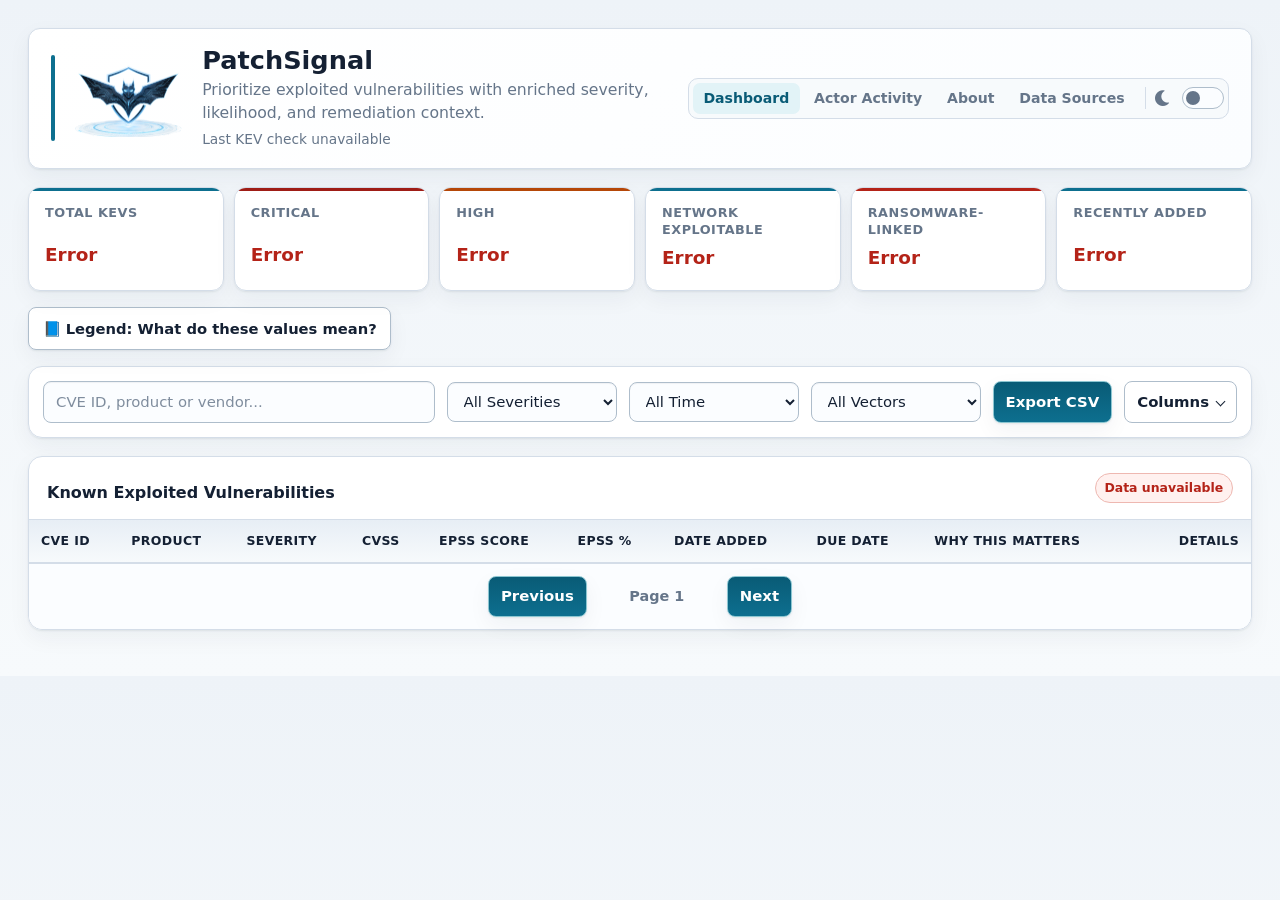
<file: index.html>
<!DOCTYPE html>
<html lang="en">
<head>
  <meta charset="UTF-8" />
  <meta name="viewport" content="width=device-width, initial-scale=1.0" />
  <title>PatchSignal Dashboard</title>
  <script>
    try {
      if (localStorage.getItem("patchsignal-theme") === "dark") {
        document.documentElement.classList.add("dark");
      }
    } catch (error) {}
  </script>
  <link rel="stylesheet" href="style.css?v=20260701-1" />
  <link rel="stylesheet" href="https://cdnjs.cloudflare.com/ajax/libs/font-awesome/6.0.0-beta3/css/all.min.css" />
</head>

<body>
  <main class="dashboard-shell">
    <header class="header">
      <div class="header-logo">
        <img src="/assets/images/patchsignal-icon.png" alt="PatchSignal logo" class="logo" />
      </div>
      <div class="header-copy">
        <h1>PatchSignal</h1>
        <p class="subtitle">Prioritize exploited vulnerabilities with enriched severity, likelihood, and remediation context.</p>
        <p id="last-updated">
          Last KEV check: <span id="timestamp">Loading...</span>
        </p>
      </div>
      <nav class="site-nav" aria-label="Primary navigation">
        <a href="index.html" aria-current="page">Dashboard</a>
        <a href="actor-activity.html">Actor Activity</a>
        <a href="about.html">About</a>
        <a href="sources.html">Data Sources</a>
        <label class="dark-mode-switch site-theme-switch" aria-label="Toggle dark mode">
          <i class="fas fa-moon"></i>
          <span class="switch">
            <input type="checkbox" class="theme-toggle" aria-label="Toggle dark mode">
            <span class="slider"></span>
          </span>
        </label>
      </nav>
    </header>

    <section class="summary-grid" aria-label="Dashboard summary">
      <article class="summary-card">
        <span>Total KEVs</span>
        <strong id="metricTotal" class="metric-value is-loading" aria-label="Loading Total KEVs">
          <span class="loading-skeleton metric-skeleton"></span>
        </strong>
      </article>
      <article class="summary-card critical">
        <span>Critical</span>
        <strong id="metricCritical" class="metric-value is-loading" aria-label="Loading Critical">
          <span class="loading-skeleton metric-skeleton"></span>
        </strong>
      </article>
      <article class="summary-card high">
        <span>High</span>
        <strong id="metricHigh" class="metric-value is-loading" aria-label="Loading High">
          <span class="loading-skeleton metric-skeleton"></span>
        </strong>
      </article>
      <article class="summary-card network">
        <span>Network exploitable</span>
        <strong id="metricNetwork" class="metric-value is-loading" aria-label="Loading Network Exploitable">
          <span class="loading-skeleton metric-skeleton"></span>
        </strong>
      </article>
      <article class="summary-card ransomware">
        <span>Ransomware-linked</span>
        <strong id="metricRansomware" class="metric-value is-loading" aria-label="Loading Ransomware-linked">
          <span class="loading-skeleton metric-skeleton"></span>
        </strong>
      </article>
      <article class="summary-card recent">
        <span>Recently added</span>
        <strong id="metricRecent" class="metric-value is-loading" aria-label="Loading Recently Added">
          <span class="loading-skeleton metric-skeleton"></span>
        </strong>
      </article>
    </section>

    <div class="key-toggle">
      <button id="toggleLegend">📘 Legend: What do these values mean?</button>
      <div id="legendBox" class="key hidden">
        <ul>
          <li><strong>CVSS Version:</strong> Shown in parentheses next to the CVSS score (e.g., 2.0, 3.1, 4.0).</li>
          <li>
            <strong>CVSS Vector:</strong> Available in Details when provided, for example <code>AV:N/AC:L/PR:N/UI:N</code>. It describes scored severity characteristics such as attack vector, complexity, privileges required, and user interaction.<br>
            <a href="https://www.first.org/cvss/specification-document" target="_blank" rel="noopener noreferrer">CVSS Spec Guide</a>
          </li>
          <li><strong>CVE ID:</strong> Unique vulnerability ID (e.g., CVE-2024-12345).</li>
          <li><strong>Vendor & Product:</strong> Each vulnerability lists the vendor above the affected software, system, or component.</li>
          <li><strong>Severity:</strong> Based on CVSS. <strong>HIGH</strong> and <strong>CRITICAL</strong> are urgent.</li>
          <li>
            <strong>CVSS:</strong> Score from 0.0–10.0 indicating severity.<br>
            — <strong>7.0+</strong> is high risk.<br>
            — <strong>N/A</strong> means no NIST-assigned score yet; <strong>clickable</strong> to view third-party scores on NVD.
          </li>
          <li><strong>EPSS Score:</strong> Exploit likelihood (0.0–1.0). <strong>0.7+</strong> is high risk.</li>
          <li><strong>EPSS %:</strong> Percentile rank for exploitation probability. <strong>90%+</strong> is critical.</li>
          <li><strong>Date Added:</strong> When the CVE was added to CISA’s KEV list.</li>
          <li><strong>Due Date:</strong> CISA’s mandated deadline for mitigation.</li>
          <li><strong>Attack Vector:</strong> Shows the method of access (e.g., Network, Local). This is extracted from the CVSS vector string.</li>
          <li><strong>Description:</strong> A short summary of the vulnerability from NVD.</li>
        </ul>
      </div>
    </div>

    <section class="toolbar-panel">
      <div class="controls">
        <input type="text" id="searchBox" placeholder="CVE ID, product or vendor..." />
        <select id="severityFilter">
          <option value="">All Severities</option>
          <option value="CRITICAL">CRITICAL</option>
          <option value="HIGH">HIGH</option>
          <option value="MEDIUM">MEDIUM</option>
          <option value="LOW">LOW</option>
        </select>

        <select id="dateFilter" style="margin-left: 1rem;">
          <option value="">All Time</option>
          <option value="7">Last 7 Days</option>
          <option value="30">Last 30 Days</option>
          <option value="180">Last 180 Days</option>
          <option value="365">Last 1 Year</option>
        </select>

        <select id="attackVectorFilter" style="margin-left: 1rem;">
          <option value="">All Vectors</option>
          <option value="N">Network (AV:N)</option>
          <option value="A">Adjacent (AV:A)</option>
          <option value="L">Local (AV:L)</option>
          <option value="P">Physical (AV:P)</option>
        </select>

        <button onclick="exportToCSV()">Export CSV</button>

        <details class="column-menu">
          <summary class="column-summary">Columns</summary>
          <div class="column-options">
            <label>
              <input type="checkbox" class="column-toggle" data-column-id="epssScore" checked>
              EPSS Score
            </label>
            <label>
              <input type="checkbox" class="column-toggle" data-column-id="epssPercentile" checked>
              EPSS %
            </label>
            <label>
              <input type="checkbox" class="column-toggle" data-column-id="dateAdded" checked>
              Date Added
            </label>
            <label>
              <input type="checkbox" class="column-toggle" data-column-id="dueDate" checked>
              Due Date
            </label>
            <button type="button" id="showAllColumns">Show all</button>
          </div>
        </details>

      </div>
    </section>

    <section class="data-grid-panel">
      <div class="section-heading grid-heading">
        <h2>Known Exploited Vulnerabilities</h2>
        <span class="record-count is-loading" id="recordCount">
          <span class="loading-skeleton record-skeleton"></span>
          <span>Loading records</span>
        </span>
      </div>

      <div class="table-container">
        <table id="kevTable">
          <colgroup>
            <col style="width: auto;"> <!-- CVE ID -->
            <col style="width: auto;"> <!-- Vendor/Product -->
            <col style="width: auto;"> <!-- Severity -->
            <col style="width: auto;"> <!-- CVSS -->
            <col style="width: auto;"> <!-- EPSS Score -->
            <col style="width: auto;"> <!-- EPSS % -->
            <col style="width: auto;"> <!-- Date Added -->
            <col style="width: auto;"> <!-- Due Date -->
            <col style="width: 20%;"> <!-- Why this matters -->
            <col style="width: 72px;"> <!-- Details -->
          </colgroup>
          <thead>
            <tr>
              <th onclick="sortTable(0)">CVE ID <span class="sort-indicator" id="sort-0"></span></th>
              <th onclick="sortTable(1)">Product <span class="sort-indicator" id="sort-1"></span></th>
              <th onclick="sortTable(2)">Severity <span class="sort-indicator" id="sort-2"></span></th>
              <th onclick="sortTable(3)">CVSS <span class="sort-indicator" id="sort-3"></span></th>
              <th onclick="sortTable(4)">EPSS Score <span class="sort-indicator" id="sort-4"></span></th>
              <th onclick="sortTable(5)">EPSS % <span class="sort-indicator" id="sort-5"></span></th>
              <th onclick="sortTable(6)">Date Added <span class="sort-indicator" id="sort-6"></span></th>
              <th onclick="sortTable(7)">Due Date <span class="sort-indicator" id="sort-7"></span></th>
              <th>Why this matters</th>
              <th>Details</th>
            </tr>
          </thead>
          <tbody></tbody>
        </table>
      </div>

      <div id="pagination" class="pagination-controls">
        <button id="prevPage">Previous</button>
        <span id="pageIndicator">Page 1</span>
        <button id="nextPage">Next</button>
      </div>
    </section>
  </main>

  <script src="script.js?v=20260701-3"></script>
</body>
</html>
</file>
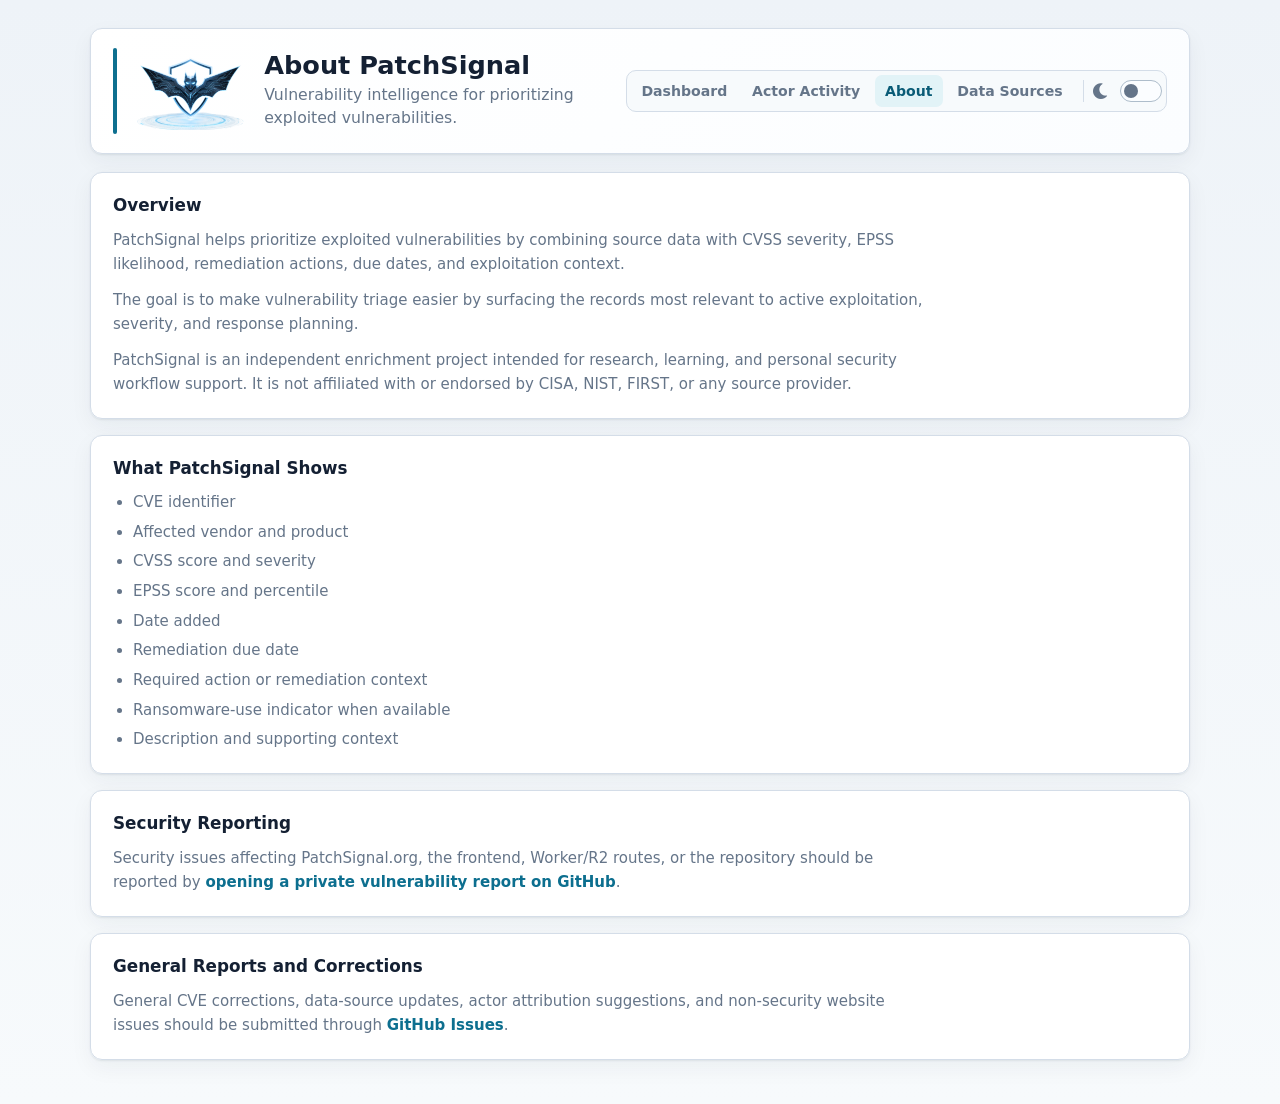
<file: about.html>
<!DOCTYPE html>
<html lang="en">
<head>
  <meta charset="UTF-8" />
  <meta name="viewport" content="width=device-width, initial-scale=1.0" />
  <title>About PatchSignal</title>
  <script>
    try {
      if (localStorage.getItem("patchsignal-theme") === "dark") {
        document.documentElement.classList.add("dark");
      }
    } catch (error) {}
  </script>
  <link rel="stylesheet" href="style.css?v=20260701-1" />
  <link rel="stylesheet" href="https://cdnjs.cloudflare.com/ajax/libs/font-awesome/6.0.0-beta3/css/all.min.css" />
</head>

<body>
  <main class="dashboard-shell content-shell">
    <header class="header">
      <div class="header-logo">
        <img src="/assets/images/patchsignal-icon.png" alt="PatchSignal logo" class="logo" />
      </div>
      <div class="header-copy">
        <h1>About PatchSignal</h1>
        <p class="subtitle">Vulnerability intelligence for prioritizing exploited vulnerabilities.</p>
      </div>
      <nav class="site-nav" aria-label="Primary navigation">
        <a href="index.html">Dashboard</a>
        <a href="actor-activity.html">Actor Activity</a>
        <a href="about.html" aria-current="page">About</a>
        <a href="sources.html">Data Sources</a>
        <label class="dark-mode-switch site-theme-switch" aria-label="Toggle dark mode">
          <i class="fas fa-moon"></i>
          <span class="switch">
            <input type="checkbox" class="theme-toggle" aria-label="Toggle dark mode">
            <span class="slider"></span>
          </span>
        </label>
      </nav>
    </header>

    <section class="content-card">
      <h2>Overview</h2>
      <p>
        PatchSignal helps prioritize exploited vulnerabilities by combining source data with CVSS severity, EPSS likelihood, remediation actions, due dates, and exploitation context.
      </p>
      <p>
        The goal is to make vulnerability triage easier by surfacing the records most relevant to active exploitation, severity, and response planning.
      </p>
      <p>
        PatchSignal is an independent enrichment project intended for research, learning, and personal security workflow support. It is not affiliated with or endorsed by CISA, NIST, FIRST, or any source provider.
      </p>
    </section>

    <section class="content-card">
      <h2>What PatchSignal Shows</h2>
      <ul>
        <li>CVE identifier</li>
        <li>Affected vendor and product</li>
        <li>CVSS score and severity</li>
        <li>EPSS score and percentile</li>
        <li>Date added</li>
        <li>Remediation due date</li>
        <li>Required action or remediation context</li>
        <li>Ransomware-use indicator when available</li>
        <li>Description and supporting context</li>
      </ul>
    </section>

    <section class="content-card">
      <h2>Security Reporting</h2>
      <p>
        Security issues affecting PatchSignal.org, the frontend, Worker/R2 routes, or the repository should be reported by <a href="https://github.com/AUS5T/Kev-dash/security/advisories/new" target="_blank" rel="noopener noreferrer">opening a private vulnerability report on GitHub</a>.
      </p>
    </section>

    <section class="content-card">
      <h2>General Reports and Corrections</h2>
      <p>
        General CVE corrections, data-source updates, actor attribution suggestions, and non-security website issues should be submitted through <a href="https://github.com/AUS5T/Kev-dash/issues/new/choose" target="_blank" rel="noopener noreferrer">GitHub Issues</a>.
      </p>
    </section>
  </main>
  <script src="script.js?v=20260701-3"></script>
</body>
</html>
</file>
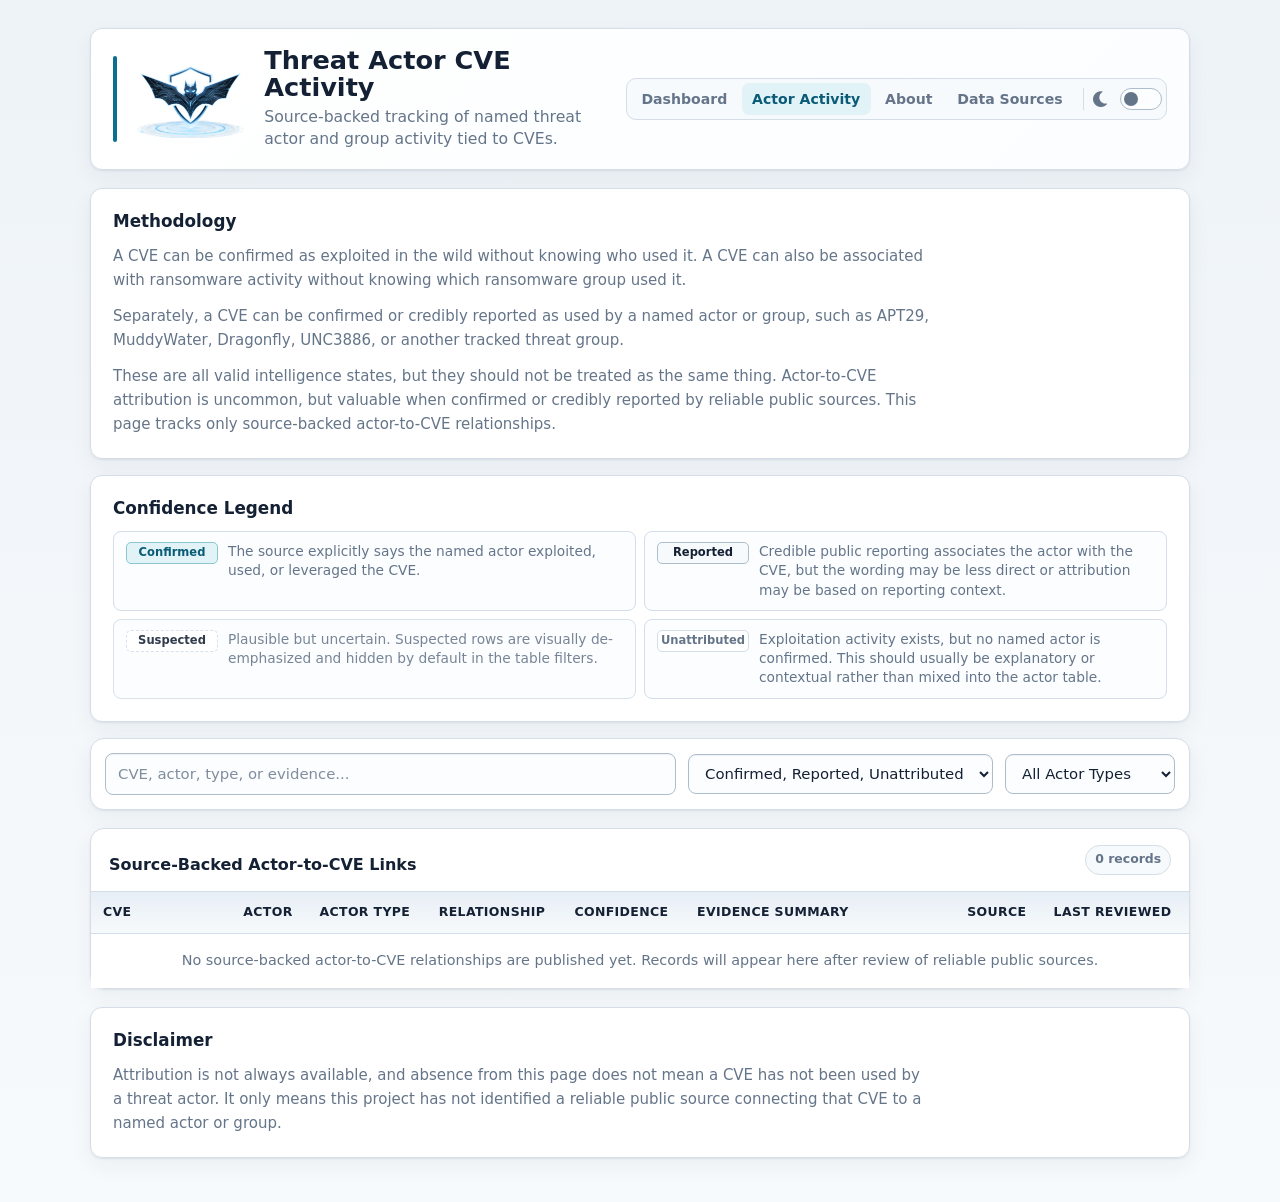
<file: actor-activity.html>
<!DOCTYPE html>
<html lang="en">
<head>
  <meta charset="UTF-8" />
  <meta name="viewport" content="width=device-width, initial-scale=1.0" />
  <title>Threat Actor CVE Activity</title>
  <script>
    try {
      if (localStorage.getItem("patchsignal-theme") === "dark") {
        document.documentElement.classList.add("dark");
      }
    } catch (error) {}
  </script>
  <link rel="stylesheet" href="style.css?v=20260701-1" />
  <link rel="stylesheet" href="https://cdnjs.cloudflare.com/ajax/libs/font-awesome/6.0.0-beta3/css/all.min.css" />
</head>

<body>
  <main class="dashboard-shell content-shell">
    <header class="header">
      <div class="header-logo">
        <img src="/assets/images/patchsignal-icon.png" alt="PatchSignal logo" class="logo" />
      </div>
      <div class="header-copy">
        <h1>Threat Actor CVE Activity</h1>
        <p class="subtitle">Source-backed tracking of named threat actor and group activity tied to CVEs.</p>
      </div>
      <nav class="site-nav" aria-label="Primary navigation">
        <a href="index.html">Dashboard</a>
        <a href="actor-activity.html" aria-current="page">Actor Activity</a>
        <a href="about.html">About</a>
        <a href="sources.html">Data Sources</a>
        <label class="dark-mode-switch site-theme-switch" aria-label="Toggle dark mode">
          <i class="fas fa-moon"></i>
          <span class="switch">
            <input type="checkbox" class="theme-toggle" aria-label="Toggle dark mode">
            <span class="slider"></span>
          </span>
        </label>
      </nav>
    </header>

    <section class="content-card">
      <h2>Methodology</h2>
      <p>
        A CVE can be confirmed as exploited in the wild without knowing who used it. A CVE can also be associated with ransomware activity without knowing which ransomware group used it.
      </p>
      <p>
        Separately, a CVE can be confirmed or credibly reported as used by a named actor or group, such as APT29, MuddyWater, Dragonfly, UNC3886, or another tracked threat group.
      </p>
      <p>
        These are all valid intelligence states, but they should not be treated as the same thing. Actor-to-CVE attribution is uncommon, but valuable when confirmed or credibly reported by reliable public sources. This page tracks only source-backed actor-to-CVE relationships.
      </p>
    </section>

    <section class="content-card">
      <h2>Confidence Legend</h2>
      <div class="confidence-legend" aria-label="Confidence legend">
        <div class="confidence-item">
          <span class="detail-tag confidence-confirmed">Confirmed</span>
          <p>The source explicitly says the named actor exploited, used, or leveraged the CVE.</p>
        </div>
        <div class="confidence-item">
          <span class="detail-tag confidence-reported">Reported</span>
          <p>Credible public reporting associates the actor with the CVE, but the wording may be less direct or attribution may be based on reporting context.</p>
        </div>
        <div class="confidence-item is-muted">
          <span class="detail-tag confidence-suspected">Suspected</span>
          <p>Plausible but uncertain. Suspected rows are visually de-emphasized and hidden by default in the table filters.</p>
        </div>
        <div class="confidence-item">
          <span class="detail-tag confidence-unattributed">Unattributed</span>
          <p>Exploitation activity exists, but no named actor is confirmed. This should usually be explanatory or contextual rather than mixed into the actor table.</p>
        </div>
      </div>
    </section>

    <section class="toolbar-panel" aria-label="Actor activity filters">
      <div class="controls">
        <input type="text" id="actorSearchBox" placeholder="CVE, actor, type, or evidence..." />
        <select id="actorConfidenceFilter">
          <option value="default">Confirmed, Reported, Unattributed</option>
          <option value="">All Confidence Levels</option>
          <option value="confirmed">Confirmed</option>
          <option value="reported">Reported</option>
          <option value="suspected">Suspected</option>
          <option value="unattributed">Unattributed</option>
        </select>
        <select id="actorTypeFilter">
          <option value="">All Actor Types</option>
        </select>
      </div>
    </section>

    <section class="data-grid-panel">
      <div class="section-heading grid-heading">
        <h2>Source-Backed Actor-to-CVE Links</h2>
        <span class="record-count is-loading" id="actorRecordCount">
          <span class="loading-skeleton record-skeleton"></span>
          <span>Loading records</span>
        </span>
      </div>

      <div class="table-container">
        <table id="actorActivityTable">
          <thead>
            <tr>
              <th>CVE</th>
              <th>Actor</th>
              <th>Actor type</th>
              <th>Relationship</th>
              <th>Confidence</th>
              <th>Evidence summary</th>
              <th>Source</th>
              <th>Last reviewed</th>
            </tr>
          </thead>
          <tbody></tbody>
        </table>
      </div>
    </section>

    <section class="content-card">
      <h2>Disclaimer</h2>
      <p>
        Attribution is not always available, and absence from this page does not mean a CVE has not been used by a threat actor. It only means this project has not identified a reliable public source connecting that CVE to a named actor or group.
      </p>
    </section>
  </main>

  <script src="script.js?v=20260701-3"></script>
</body>
</html>
</file>
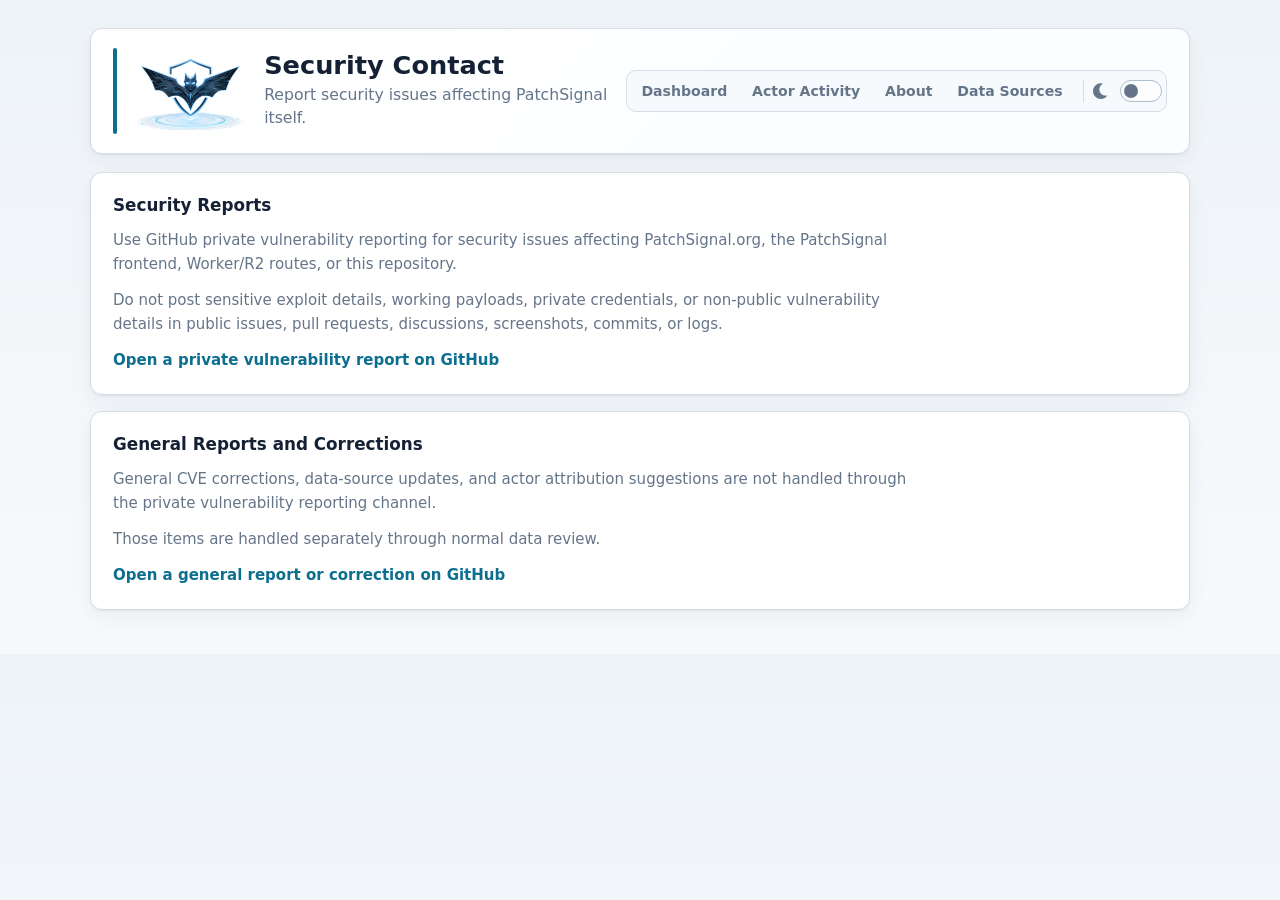
<file: security-contact.html>
<!DOCTYPE html>
<html lang="en">
<head>
  <meta charset="UTF-8" />
  <meta name="viewport" content="width=device-width, initial-scale=1.0" />
  <title>PatchSignal Security Contact</title>
  <script>
    try {
      if (localStorage.getItem("patchsignal-theme") === "dark") {
        document.documentElement.classList.add("dark");
      }
    } catch (error) {}
  </script>
  <link rel="stylesheet" href="style.css?v=20260701-1" />
  <link rel="stylesheet" href="https://cdnjs.cloudflare.com/ajax/libs/font-awesome/6.0.0-beta3/css/all.min.css" />
</head>

<body>
  <main class="dashboard-shell content-shell">
    <header class="header">
      <div class="header-logo">
        <img src="/assets/images/patchsignal-icon.png" alt="PatchSignal logo" class="logo" />
      </div>
      <div class="header-copy">
        <h1>Security Contact</h1>
        <p class="subtitle">Report security issues affecting PatchSignal itself.</p>
      </div>
      <nav class="site-nav" aria-label="Primary navigation">
        <a href="index.html">Dashboard</a>
        <a href="actor-activity.html">Actor Activity</a>
        <a href="about.html">About</a>
        <a href="sources.html">Data Sources</a>
        <label class="dark-mode-switch site-theme-switch" aria-label="Toggle dark mode">
          <i class="fas fa-moon"></i>
          <span class="switch">
            <input type="checkbox" class="theme-toggle" aria-label="Toggle dark mode">
            <span class="slider"></span>
          </span>
        </label>
      </nav>
    </header>

    <section class="content-card">
      <h2>Security Reports</h2>
      <p>
        Use GitHub private vulnerability reporting for security issues affecting PatchSignal.org, the PatchSignal frontend, Worker/R2 routes, or this repository.
      </p>
      <p>
        Do not post sensitive exploit details, working payloads, private credentials, or non-public vulnerability details in public issues, pull requests, discussions, screenshots, commits, or logs.
      </p>
      <p>
        <a href="https://github.com/AUS5T/Kev-dash/security/advisories/new" target="_blank" rel="noopener noreferrer">Open a private vulnerability report on GitHub</a>
      </p>
    </section>

    <section class="content-card">
      <h2>General Reports and Corrections</h2>
      <p>
        General CVE corrections, data-source updates, and actor attribution suggestions are not handled through the private vulnerability reporting channel.
      </p>
      <p>
        Those items are handled separately through normal data review.
      </p>
      <p>
        <a href="https://github.com/AUS5T/Kev-dash/issues/new/choose" target="_blank" rel="noopener noreferrer">Open a general report or correction on GitHub</a>
      </p>
    </section>
  </main>

  <script src="script.js?v=20260701-3"></script>
</body>
</html>
</file>
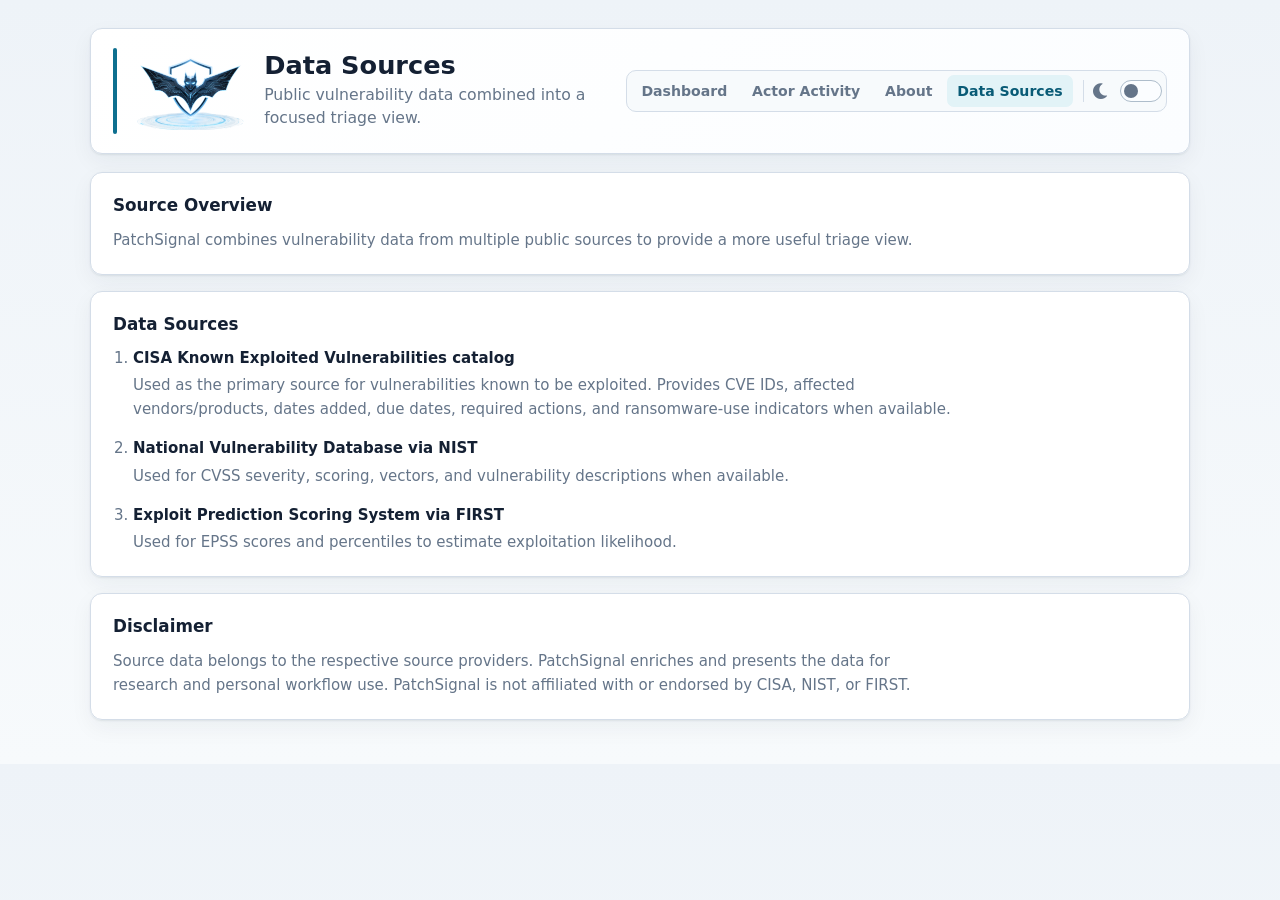
<file: sources.html>
<!DOCTYPE html>
<html lang="en">
<head>
  <meta charset="UTF-8" />
  <meta name="viewport" content="width=device-width, initial-scale=1.0" />
  <title>PatchSignal Data Sources</title>
  <script>
    try {
      if (localStorage.getItem("patchsignal-theme") === "dark") {
        document.documentElement.classList.add("dark");
      }
    } catch (error) {}
  </script>
  <link rel="stylesheet" href="style.css?v=20260701-1" />
  <link rel="stylesheet" href="https://cdnjs.cloudflare.com/ajax/libs/font-awesome/6.0.0-beta3/css/all.min.css" />
</head>

<body>
  <main class="dashboard-shell content-shell">
    <header class="header">
      <div class="header-logo">
        <img src="/assets/images/patchsignal-icon.png" alt="PatchSignal logo" class="logo" />
      </div>
      <div class="header-copy">
        <h1>Data Sources</h1>
        <p class="subtitle">Public vulnerability data combined into a focused triage view.</p>
      </div>
      <nav class="site-nav" aria-label="Primary navigation">
        <a href="index.html">Dashboard</a>
        <a href="actor-activity.html">Actor Activity</a>
        <a href="about.html">About</a>
        <a href="sources.html" aria-current="page">Data Sources</a>
        <label class="dark-mode-switch site-theme-switch" aria-label="Toggle dark mode">
          <i class="fas fa-moon"></i>
          <span class="switch">
            <input type="checkbox" class="theme-toggle" aria-label="Toggle dark mode">
            <span class="slider"></span>
          </span>
        </label>
      </nav>
    </header>

    <section class="content-card">
      <h2>Source Overview</h2>
      <p>
        PatchSignal combines vulnerability data from multiple public sources to provide a more useful triage view.
      </p>
    </section>

    <section class="content-card source-list">
      <h2>Data Sources</h2>
      <ol>
        <li>
          <strong>CISA Known Exploited Vulnerabilities catalog</strong>
          <p>Used as the primary source for vulnerabilities known to be exploited. Provides CVE IDs, affected vendors/products, dates added, due dates, required actions, and ransomware-use indicators when available.</p>
        </li>
        <li>
          <strong>National Vulnerability Database via NIST</strong>
          <p>Used for CVSS severity, scoring, vectors, and vulnerability descriptions when available.</p>
        </li>
        <li>
          <strong>Exploit Prediction Scoring System via FIRST</strong>
          <p>Used for EPSS scores and percentiles to estimate exploitation likelihood.</p>
        </li>
      </ol>
    </section>

    <section class="content-card">
      <h2>Disclaimer</h2>
      <p>
        Source data belongs to the respective source providers. PatchSignal enriches and presents the data for research and personal workflow use. PatchSignal is not affiliated with or endorsed by CISA, NIST, or FIRST.
      </p>
    </section>
  </main>
  <script src="script.js?v=20260701-3"></script>
</body>
</html>
</file>
<file: style.css>
/* ────────────────────────────────────────────────────────
Theme Variables
────────────────────────────────────────────────────────── */
:root {
  color-scheme: light;

  --bg: #eef3f8;
  --bg-strong: #dfe8f1;
  --surface: #ffffff;
  --surface-subtle: #f7fafc;
  --surface-elevated: #ffffff;
  --surface-panel: #fbfdff;
  --text: #142033;
  --muted-text: #657589;
  --border: #d4dde8;
  --border-strong: #aebdcb;
  --accent: #0d6f8f;
  --accent-hover: #095b76;
  --accent-soft: #e2f3f7;
  --accent-border: #8cc6d1;
  --hover: #eef7fa;
  --danger: #b42318;
  --danger-soft: #fff1ef;
  --danger-border: #eeb8b1;
  --severity-critical: #9f1d16;
  --severity-high: #b54708;
  --severity-medium: #8a5a00;
  --severity-low: #1f6f61;
  --shadow: 0 18px 42px rgba(18, 35, 54, 0.12);
  --shadow-subtle: 0 1px 2px rgba(18, 35, 54, 0.08), 0 8px 22px rgba(18, 35, 54, 0.05);

  --table-bg: var(--surface);
  --table-border: var(--border);
  --table-header-bg: #e7eef5;
  --table-row-hover: var(--hover);
  --input-bg: #fbfdff;
  --focus-ring: 0 0 0 3px rgba(13, 111, 143, 0.18);
  --skeleton-base: #dbe5ef;
  --skeleton-highlight: #f4f8fb;
}

html.dark,
body.dark {
  color-scheme: dark;

  --bg: #08111c;
  --bg-strong: #0d1b2a;
  --surface: #111c28;
  --surface-subtle: #162434;
  --surface-elevated: #182838;
  --surface-panel: #101a25;
  --text: #e6edf5;
  --muted-text: #a3b1c1;
  --border: #26394b;
  --border-strong: #3b5368;
  --accent: #38b7c7;
  --accent-hover: #66d0dc;
  --accent-soft: #123642;
  --accent-border: #2b7180;
  --hover: #172b3b;
  --danger: #ff8f83;
  --danger-soft: #3b2022;
  --danger-border: #7e4244;
  --severity-critical: #ff7d72;
  --severity-high: #f2a65a;
  --severity-medium: #d8b65a;
  --severity-low: #72c7b2;
  --shadow: 0 22px 52px rgba(0, 0, 0, 0.42);
  --shadow-subtle: 0 1px 1px rgba(255, 255, 255, 0.02), 0 12px 28px rgba(0, 0, 0, 0.24);

  --table-bg: var(--surface);
  --table-border: var(--border);
  --table-header-bg: #172838;
  --table-row-hover: var(--hover);
  --input-bg: #0d1722;
  --focus-ring: 0 0 0 3px rgba(56, 183, 199, 0.2);
  --skeleton-base: #203447;
  --skeleton-highlight: #2d465c;
}

/* ────────────────────────────────────────────────────────
Base Layout and Typography
────────────────────────────────────────────────────────── */
* {
  box-sizing: border-box;
}

body {
  min-width: 320px;
  margin: 0;
  padding: 0;
  background:
    linear-gradient(180deg, var(--bg) 0%, var(--surface-subtle) 100%);
  background-color: var(--bg);
  color: var(--text);
  font-family: Inter, ui-sans-serif, system-ui, -apple-system, BlinkMacSystemFont, "Segoe UI", sans-serif;
  font-size: 15px;
  line-height: 1.5;
}

.dashboard-shell {
  width: min(1500px, calc(100% - 56px));
  margin: 0 auto;
  padding: 28px 0;
}

h1 {
  margin: 0;
  color: var(--text);
  font-size: clamp(1.35rem, 2vw, 2rem);
  font-weight: 700;
  letter-spacing: 0;
  line-height: 1.15;
}

a {
  color: var(--accent);
  font-weight: 600;
  text-decoration: none;
  text-underline-offset: 2px;
}

a:hover {
  color: var(--accent-hover);
  text-decoration: underline;
}

code {
  padding: 0.1rem 0.3rem;
  border: 1px solid var(--border);
  border-radius: 4px;
  background: var(--surface-subtle);
  color: var(--text);
  font-size: 0.9em;
}

/* ────────────────────────────────────────────────────────
Header and Layout Blocks
────────────────────────────────────────────────────────── */
.logo {
  display: block;
  width: 100%;
  height: 100%;
  object-fit: contain;
}

.header {
  display: flex;
  flex-wrap: wrap;
  align-items: center;
  gap: 14px 16px;
  width: 100%;
  max-width: 100%;
  margin: 0 0 18px;
  padding: 18px 22px;
  border: 1px solid var(--border);
  border-radius: 12px;
  background:
    linear-gradient(135deg, var(--surface-elevated), var(--surface-panel));
  box-shadow: var(--shadow-subtle);
}

.header::before {
  flex: 0 0 4px;
  width: 4px;
  height: 86px;
  border-radius: 999px;
  background: var(--accent);
  content: "";
}

.header-logo {
  display: flex;
  flex: 0 0 clamp(108px, 9vw, 142px);
  align-items: center;
  justify-content: center;
  width: clamp(108px, 9vw, 142px);
  height: 88px;
  max-height: 96px;
}

.header-copy {
  flex: 1 1 320px;
  min-width: 0;
  max-width: 100%;
  align-self: center;
}

.header-copy h1 {
  margin: 0;
  line-height: 1.05;
}

.subtitle {
  max-width: 780px;
  margin: 5px 0 0;
  color: var(--muted-text);
  font-size: 0.98rem;
  line-height: 1.45;
}

.site-nav {
  display: flex;
  flex: 0 1 auto;
  flex-wrap: wrap;
  align-items: center;
  justify-content: flex-end;
  gap: 4px;
  max-width: 100%;
  margin-left: auto;
  padding: 4px;
  border: 1px solid var(--border);
  border-radius: 10px;
  background: var(--surface-subtle);
}

.site-nav a {
  flex: 0 0 auto;
  padding: 0.45rem 0.65rem;
  border-radius: 7px;
  color: var(--muted-text);
  font-size: 0.88rem;
  font-weight: 700;
  line-height: 1.2;
  white-space: nowrap;
}

.site-nav a:hover {
  background: var(--accent-soft);
  color: var(--accent-hover);
  text-decoration: none;
}

.site-nav a[aria-current="page"] {
  background: var(--accent-soft);
  color: var(--accent-hover);
}

.site-nav .site-theme-switch {
  flex: 0 0 auto;
  margin-left: 6px;
  padding-left: 8px;
  border-left: 1px solid var(--border);
  cursor: pointer;
}

.content-shell {
  max-width: 1100px;
}

.content-card {
  margin-bottom: 16px;
  padding: 22px;
  border: 1px solid var(--border);
  border-radius: 12px;
  background:
    linear-gradient(180deg, var(--surface-elevated), var(--surface));
  box-shadow: var(--shadow-subtle);
}

.content-card h2 {
  margin: 0 0 12px;
  color: var(--text);
  font-size: 1.05rem;
  line-height: 1.25;
}

.content-card p {
  max-width: 820px;
  margin: 0;
  color: var(--muted-text);
  line-height: 1.6;
}

.content-card p + p {
  margin-top: 0.75rem;
}

.content-card ul,
.content-card ol {
  margin: 0;
  padding-left: 1.25rem;
  color: var(--muted-text);
}

.content-card li {
  margin-bottom: 0.45rem;
}

.content-card li:last-child {
  margin-bottom: 0;
}

.source-list li {
  margin-bottom: 1rem;
}

.source-list strong {
  color: var(--text);
}

.source-list p {
  margin-top: 0.25rem;
}

.confidence-legend {
  display: grid;
  grid-template-columns: repeat(2, minmax(0, 1fr));
  gap: 8px;
}

.confidence-item {
  display: grid;
  grid-template-columns: 92px minmax(0, 1fr);
  align-items: start;
  gap: 10px;
  min-height: 0;
  padding: 10px 12px;
  border: 1px solid var(--border);
  border-radius: 8px;
  background: var(--surface-panel);
}

.confidence-item p {
  max-width: none;
  margin: 0;
  font-size: 0.86rem;
  line-height: 1.4;
}

.confidence-item.is-muted {
  opacity: 0.88;
}

.confidence-legend .detail-tag {
  align-self: start;
  justify-content: center;
  min-height: 0;
  width: 100%;
  padding: 0.14rem 0.38rem;
  border-radius: 5px;
  font-size: 0.72rem;
  line-height: 1.35;
  text-align: center;
}

.confidence-legend .confidence-suspected {
  color: var(--text);
  opacity: 1;
}

.summary-grid {
  display: grid;
  grid-template-columns: repeat(6, minmax(0, 1fr));
  gap: 10px;
  margin-bottom: 16px;
}

.summary-card {
  position: relative;
  min-height: 104px;
  padding: 16px;
  overflow: hidden;
  border: 1px solid var(--border);
  border-radius: 12px;
  background:
    linear-gradient(180deg, var(--surface-elevated), var(--surface));
  box-shadow: var(--shadow-subtle);
}

.summary-card::before {
  position: absolute;
  top: 0;
  left: 0;
  width: 100%;
  height: 3px;
  background: var(--accent);
  content: "";
}

.summary-card.critical::before {
  background: var(--severity-critical);
}

.summary-card.high::before {
  background: var(--severity-high);
}

.summary-card.network::before,
.summary-card.recent::before {
  background: var(--accent);
}

.summary-card.ransomware::before {
  background: var(--danger);
}

.summary-card span {
  display: block;
  min-height: 32px;
  color: var(--muted-text);
  font-size: 0.8rem;
  font-weight: 750;
  letter-spacing: 0.04em;
  line-height: 1.35;
  text-transform: uppercase;
}

.summary-card strong {
  display: block;
  margin-top: 10px;
  color: var(--text);
  font-size: clamp(1.65rem, 3vw, 2.35rem);
  font-weight: 780;
  letter-spacing: 0;
  line-height: 1;
}

.metric-value.is-loading {
  width: min(92px, 80%);
}

.loading-skeleton {
  display: block;
  overflow: hidden;
  border-radius: 999px;
  background:
    linear-gradient(90deg, var(--skeleton-base) 0%, var(--skeleton-highlight) 48%, var(--skeleton-base) 100%);
  background-size: 220% 100%;
  animation: skeleton-pulse 1.8s ease-in-out infinite;
}

.metric-skeleton {
  width: 100%;
  height: 32px;
}

.record-skeleton {
  width: 54px;
  height: 10px;
}

.metric-value.is-error {
  color: var(--danger);
  font-size: 1.15rem;
}

@keyframes skeleton-pulse {
  0% {
    background-position: 120% 0;
  }

  100% {
    background-position: -120% 0;
  }
}

.toolbar-panel,
.data-grid-panel {
  margin-bottom: 18px;
  border: 1px solid var(--border);
  border-radius: 14px;
  background:
    linear-gradient(180deg, var(--surface-elevated), var(--surface));
  box-shadow: var(--shadow-subtle);
}

.toolbar-panel {
  padding: 14px;
}

.section-heading {
  display: flex;
  align-items: flex-end;
  justify-content: space-between;
  gap: 16px;
  margin-bottom: 14px;
}

.section-heading h2 {
  margin: 0;
  color: var(--text);
  font-size: 1rem;
  font-weight: 750;
  line-height: 1.25;
}

.grid-heading {
  margin-bottom: 0;
  padding: 16px 18px;
}

.record-count {
  display: inline-flex;
  align-items: center;
  gap: 8px;
  flex: 0 0 auto;
  padding: 0.3rem 0.55rem;
  border: 1px solid var(--border);
  border-radius: 999px;
  background: var(--surface-subtle);
  color: var(--muted-text);
  font-size: 0.78rem;
  font-weight: 750;
}

.record-count.is-loading {
  min-width: 148px;
}

.record-count.is-error {
  border-color: var(--danger-border);
  background: var(--danger-soft);
  color: var(--danger);
}

.controls {
  display: flex;
  flex-wrap: wrap;
  gap: 12px;
  justify-content: flex-start;
  align-items: center;
  width: 100%;
  margin: 0;
  padding: 0;
  border: 0;
  border-radius: 0;
  background: transparent;
  box-shadow: none;
}

.description {
  width: 100%;
  margin: 0 0 16px;
  padding: 18px 20px;
  border: 1px solid var(--border);
  border-radius: 12px;
  background:
    linear-gradient(180deg, var(--surface-elevated), var(--surface));
  box-shadow: var(--shadow-subtle);
  font-family: inherit;
}

.description p {
  max-width: 1100px;
  margin: 0;
  color: var(--muted-text);
  font-size: 0.95rem;
  line-height: 1.55;
}

.description p + p {
  margin-top: 0.6rem;
}

.description p:first-child {
  color: var(--text);
  font-weight: 650;
}

/* ────────────────────────────────────────────────────────
Form Elements & Buttons
────────────────────────────────────────────────────────── */
input,
select,
button {
  min-height: 40px;
  padding: 0.55rem 0.75rem;
  border: 1px solid var(--border-strong);
  border-radius: 8px;
  background-color: var(--input-bg);
  color: var(--text);
  font: inherit;
  font-size: 0.93rem;
}

input,
select {
  box-shadow: inset 0 1px 1px rgba(11, 22, 36, 0.05);
}

input {
  flex: 1 1 280px;
  min-width: 220px;
}

select {
  flex: 0 1 170px;
  cursor: pointer;
}

#dateFilter,
#attackVectorFilter {
  margin-left: 0 !important;
}

.column-menu {
  position: relative;
  flex: 0 0 auto;
}

.column-summary {
  display: inline-flex;
  align-items: center;
  justify-content: center;
  gap: 8px;
  min-width: 94px;
  min-height: 40px;
  padding: 0.55rem 0.75rem;
  border: 1px solid var(--border-strong);
  border-radius: 8px;
  background:
    linear-gradient(180deg, var(--surface-elevated), var(--surface));
  color: var(--text);
  font: inherit;
  font-size: 0.93rem;
  font-weight: 650;
  cursor: pointer;
  list-style: none;
}

.column-summary::marker {
  content: "";
}

.column-summary::-webkit-details-marker {
  display: none;
}

.column-summary::after {
  width: 6px;
  height: 6px;
  margin-top: -2px;
  border-style: solid;
  border-width: 0 1.5px 1.5px 0;
  content: "";
  transform: rotate(45deg);
}

.column-menu[open] .column-summary::after {
  margin-top: 3px;
  transform: rotate(225deg);
}

.column-options {
  position: absolute;
  top: calc(100% + 8px);
  right: 0;
  z-index: 60;
  display: grid;
  gap: 8px;
  min-width: 210px;
  padding: 12px;
  border: 1px solid var(--border-strong);
  border-radius: 10px;
  background:
    linear-gradient(180deg, var(--surface-elevated), var(--surface));
  box-shadow: var(--shadow);
}

.column-options label {
  display: flex;
  align-items: center;
  gap: 8px;
  color: var(--text);
  font-size: 0.88rem;
  white-space: nowrap;
}

.column-options input {
  flex: 0 0 auto;
  min-width: 0;
  min-height: 0;
  width: 14px;
  height: 14px;
  padding: 0;
}

#showAllColumns {
  min-height: 34px;
  margin-top: 4px;
  padding: 0.4rem 0.6rem;
  font-size: 0.85rem;
}

button {
  border-color: var(--accent-border);
  background:
    linear-gradient(180deg, var(--accent-hover), var(--accent));
  color: #ffffff;
  font-weight: 650;
  cursor: pointer;
  box-shadow: var(--shadow-subtle);
}

input:focus,
select:focus,
button:focus-visible,
.switch input:focus-visible + .slider {
  outline: none;
  border-color: var(--accent);
  box-shadow: var(--focus-ring);
}

button:hover:not(:disabled) {
  border-color: var(--accent-hover);
  background:
    linear-gradient(180deg, var(--accent-hover), var(--accent-hover));
}

button:disabled {
  cursor: not-allowed;
  opacity: 0.52;
}

::placeholder {
  color: var(--muted-text);
  opacity: 0.82;
}

/* ────────────────────────────────────────────────────────
Table Styling
────────────────────────────────────────────────────────── */
table {
  width: 100%;
  border-collapse: separate;
  border-spacing: 0;
  background-color: var(--table-bg);
  table-layout: auto;
}

.table-container {
  width: 100%;
  margin: 0;
  overflow-x: auto;
  border: 0;
  border-top: 1px solid var(--border);
  border-radius: 0;
  background: var(--table-bg);
  box-shadow: none;
}

th,
td {
  border: 0;
  border-bottom: 1px solid var(--table-border);
  padding: 0.7rem 0.75rem;
  text-align: left;
  word-wrap: break-word;
  overflow-wrap: break-word;
  white-space: normal;
  vertical-align: top;
}

tbody tr:last-child td {
  border-bottom: 0;
}

#kevTable th:nth-child(1),
#kevTable td:nth-child(1) {
  min-width: 70px;
  max-width: 100px;
  white-space: normal;
  word-break: break-word;
}

#kevTable th:nth-child(9),
#kevTable td:nth-child(9) {
  min-width: 160px;
  max-width: 230px;
  word-break: break-word;
}

#kevTable th:nth-child(10),
#kevTable td:nth-child(10) {
  min-width: 72px;
  width: 72px;
}

th {
  position: sticky;
  top: 0;
  z-index: 1;
  cursor: pointer;
  background:
    linear-gradient(180deg, var(--table-header-bg), var(--surface-subtle));
  color: var(--text);
  font-size: 0.78rem;
  font-weight: 750;
  letter-spacing: 0.03em;
  text-transform: uppercase;
  white-space: nowrap;
}

th:hover {
  color: var(--accent-hover);
}

#kevTable th:nth-child(10) {
  cursor: default;
}

tbody td {
  color: var(--text);
  font-size: 0.9rem;
}

tbody tr {
  background: var(--table-bg);
}

tbody tr:hover {
  background: var(--table-row-hover);
}

tbody tr:nth-child(even) {
  background: var(--surface-panel);
}

tbody tr:nth-child(even):hover {
  background: var(--table-row-hover);
}

.overdue {
  color: var(--danger);
  font-weight: 750;
}

.required-action {
  max-height: 3.5em; /* About 2 lines */
  overflow: hidden;
  position: relative;
  transition: max-height 0.3s ease;
}

.required-action.expanded {
  max-height: none;
}

.details-control-cell {
  text-align: right;
  white-space: nowrap;
}

.details-toggle,
.detail-action {
  border-radius: 6px;
  padding: 0.38rem 0.55rem;
  font-size: 0.78rem;
  line-height: 1;
}

.details-toggle[aria-expanded="true"] {
  background: var(--accent);
  color: var(--button-text);
  border-color: var(--accent);
}

.detail-row td {
  padding: 0;
  border-bottom: 1px solid var(--table-border);
  background: var(--surface-panel);
}

.detail-row:hover td,
tbody tr.detail-row:nth-child(even):hover {
  background: var(--surface-panel);
}

.detail-panel {
  display: grid;
  gap: 0.65rem;
  padding: 0.9rem 1rem 1rem;
  border-left: 3px solid var(--accent);
}

.detail-header {
  color: var(--text);
  font-weight: 750;
  line-height: 1.3;
}

.detail-label {
  color: var(--muted-text);
  font-size: 0.76rem;
  font-weight: 750;
  letter-spacing: 0.02em;
  text-transform: uppercase;
}

.detail-tags,
.detail-actions {
  display: flex;
  flex-wrap: wrap;
  gap: 0.45rem;
}

.detail-tag {
  display: inline-flex;
  align-items: center;
  min-height: 1.55rem;
  border: 1px solid var(--border);
  border-radius: 999px;
  padding: 0.22rem 0.55rem;
  background: var(--surface);
  color: var(--text);
  font-size: 0.78rem;
  font-weight: 700;
}

.confidence-confirmed {
  border-color: var(--accent-border);
  background: var(--accent-soft);
  color: var(--accent-hover);
}

.confidence-reported {
  border-color: var(--border-strong);
  background: var(--surface-subtle);
}

.confidence-suspected {
  border-style: dashed;
  opacity: 0.75;
}

.confidence-unattributed {
  color: var(--muted-text);
}

#actorActivityTable th:nth-child(1),
#actorActivityTable td:nth-child(1) {
  min-width: 135px;
}

#actorActivityTable th:nth-child(6),
#actorActivityTable td:nth-child(6) {
  min-width: 260px;
}

.empty-table-message {
  padding: 1rem;
  color: var(--muted-text);
  text-align: center;
}

tbody tr.is-deemphasized td {
  color: var(--muted-text);
}

.detail-link {
  display: inline-flex;
  align-items: center;
  justify-content: center;
  text-decoration: none;
}

.why-cell {
  min-width: 160px;
}

.table-triage-tags {
  gap: 0.3rem;
}

.table-triage-tag {
  min-height: 1.35rem;
  padding: 0.16rem 0.42rem;
  font-size: 0.72rem;
}

.detail-description {
  color: var(--text);
  line-height: 1.45;
}

.detail-vector {
  color: var(--muted-text);
  font-family: ui-monospace, SFMono-Regular, Menlo, Monaco, Consolas, "Liberation Mono", monospace;
  font-size: 0.82rem;
  line-height: 1.45;
  word-break: break-word;
}

/* ────────────────────────────────────────────────────────
Vendor and Product Display
────────────────────────────────────────────────────────── */
.vendor-name {
  color: var(--text);
  font-size: 0.9rem;
  font-weight: 700;
  line-height: 1.25;
}

.product-name {
  margin-top: 2px;
  color: var(--muted-text);
  font-size: 0.84rem;
  line-height: 1.3;
}

/* ────────────────────────────────────────────────────────
Dark Mode Toggle
────────────────────────────────────────────────────────── */
.dark-mode-switch {
  display: flex;
  align-items: center;
  justify-content: flex-end;
  gap: 10px;
  margin-left: auto;
  padding-left: 4px;
}

.dark-mode-switch i {
  color: var(--muted-text);
  font-size: 18px;
}

html.dark .dark-mode-switch i,
body.dark .dark-mode-switch i {
  color: var(--accent);
}

.switch {
  position: relative;
  display: inline-block;
  flex: 0 0 auto;
  width: 42px;
  height: 22px;
}

.switch input {
  position: absolute;
  min-width: 0;
  width: 0;
  height: 0;
  padding: 0;
  border: 0;
  flex: none;
  opacity: 0;
}

.slider {
  position: absolute;
  inset: 0;
  border: 1px solid var(--border-strong);
  border-radius: 999px;
  background-color: var(--input-bg);
  cursor: pointer;
}

.slider:before {
  position: absolute;
  bottom: 3px;
  left: 3px;
  width: 14px;
  height: 14px;
  border-radius: 50%;
  background-color: var(--muted-text);
  content: "";
}

input:checked + .slider {
  border-color: var(--accent-border);
  background-color: var(--accent-soft);
}

input:checked + .slider:before {
  background-color: var(--accent);
  transform: translateX(20px);
}

/* ────────────────────────────────────────────────────────
Legend Box & Toggle Button
────────────────────────────────────────────────────────── */
.key-toggle {
  width: 100%;
  margin: 0 0 16px;
}

#toggleLegend {
  border: 1px solid var(--border-strong);
  background:
    linear-gradient(180deg, var(--surface-elevated), var(--surface));
  color: var(--text);
  padding: 0.6rem 0.85rem;
  font-size: 0.92rem;
  border-radius: 8px;
  cursor: pointer;
}

#toggleLegend:hover {
  border-color: var(--accent);
  background-color: var(--accent-soft);
  color: var(--accent-hover);
}

.key {
  margin-top: 10px;
  padding: 16px 20px;
  border: 1px solid var(--border);
  border-left: 4px solid var(--accent);
  border-radius: 10px;
  background:
    linear-gradient(180deg, var(--surface-elevated), var(--surface));
  color: var(--text);
  box-shadow: var(--shadow-subtle);
  font-size: 0.9rem;
}

.key.hidden {
  display: none;
}

.key ul {
  margin: 0;
  padding-left: 1.2rem;
}

.key li {
  margin-bottom: 6px;
  color: var(--muted-text);
}

.key li:last-child {
  margin-bottom: 0;
}

.key strong {
  color: var(--text);
}

.tooltip-icon {
  margin-left: 4px;
  color: var(--muted-text);
  font-size: 0.85rem;
  cursor: help;
}

/* ────────────────────────────────────────────────────────
Pill Labels & Sorting Arrows
────────────────────────────────────────────────────────── */
.kev-pill {
  display: inline-block;
  margin-left: 6px;
  padding: 2px 7px;
  border: 1px solid var(--danger-border);
  border-radius: 999px;
  background-color: var(--danger-soft);
  color: var(--danger);
  font-size: 0.68rem;
  font-weight: 800;
  line-height: 1.35;
  vertical-align: middle;
}

.sort-indicator {
  margin-left: 4px;
  color: var(--accent);
  font-size: 0.8em;
}

/* ────────────────────────────────────────────────────────
Pagination and Footer
────────────────────────────────────────────────────────── */
.pagination-controls {
  display: flex;
  align-items: center;
  justify-content: center;
  gap: 10px;
  width: 100%;
  margin: 0;
  padding: 12px;
  border: 0;
  border-top: 1px solid var(--border);
  border-radius: 0 0 14px 14px;
  background: var(--surface-panel);
  box-shadow: none;
}

#pageIndicator {
  min-width: 120px;
  color: var(--muted-text);
  font-size: 0.9rem;
  font-weight: 650;
  text-align: center;
}

#last-updated {
  display: block;
  margin: 5px 0 0;
  color: var(--muted-text);
  font-size: 0.86rem;
  text-align: left;
}

@media (max-width: 760px) {
  .dashboard-shell {
    width: min(100% - 32px, 1500px);
    padding: 16px 0;
  }

  .header {
    align-items: center;
    gap: 12px;
    padding: 14px;
  }

  .header::before {
    height: 78px;
  }

  .header-logo {
    flex-basis: min(104px, 24vw);
    width: min(104px, 24vw);
    height: 72px;
  }

  .site-nav {
    flex: 1 1 100%;
    justify-content: flex-start;
    width: 100%;
  }

  .content-card {
    padding: 18px;
  }

  .confidence-item {
    grid-template-columns: 1fr;
    gap: 6px;
  }

  .confidence-legend {
    grid-template-columns: 1fr;
  }

  .summary-grid {
    grid-template-columns: repeat(2, minmax(0, 1fr));
  }

  .summary-card {
    min-height: 98px;
    padding: 14px;
  }

  .section-heading {
    align-items: flex-start;
    flex-direction: column;
    gap: 8px;
  }

  .logo {
    width: 100%;
    height: 100%;
  }

  .controls {
    align-items: stretch;
  }

  input,
  select,
  .controls button,
  .column-menu {
    flex: 1 1 100%;
    width: 100%;
  }

  .column-options {
    left: 0;
    right: auto;
    width: 100%;
  }

  .dark-mode-switch {
    justify-content: flex-start;
    width: 100%;
    margin-left: 0;
  }

  .site-nav .site-theme-switch {
    flex: 0 0 auto;
    width: auto;
    margin-left: 4px;
  }

  th,
  td {
    padding: 0.65rem;
  }

  #last-updated {
    text-align: left;
  }
}

@media (max-width: 1120px) {
  .site-nav {
    flex: 1 1 100%;
    justify-content: flex-start;
    margin-left: 0;
  }
}

@media (min-width: 761px) and (max-width: 1180px) {
  .summary-grid {
    grid-template-columns: repeat(3, minmax(0, 1fr));
  }
}

@media (prefers-reduced-motion: reduce) {
  .loading-skeleton {
    animation: none;
    background: var(--skeleton-base);
  }
}
</file>
